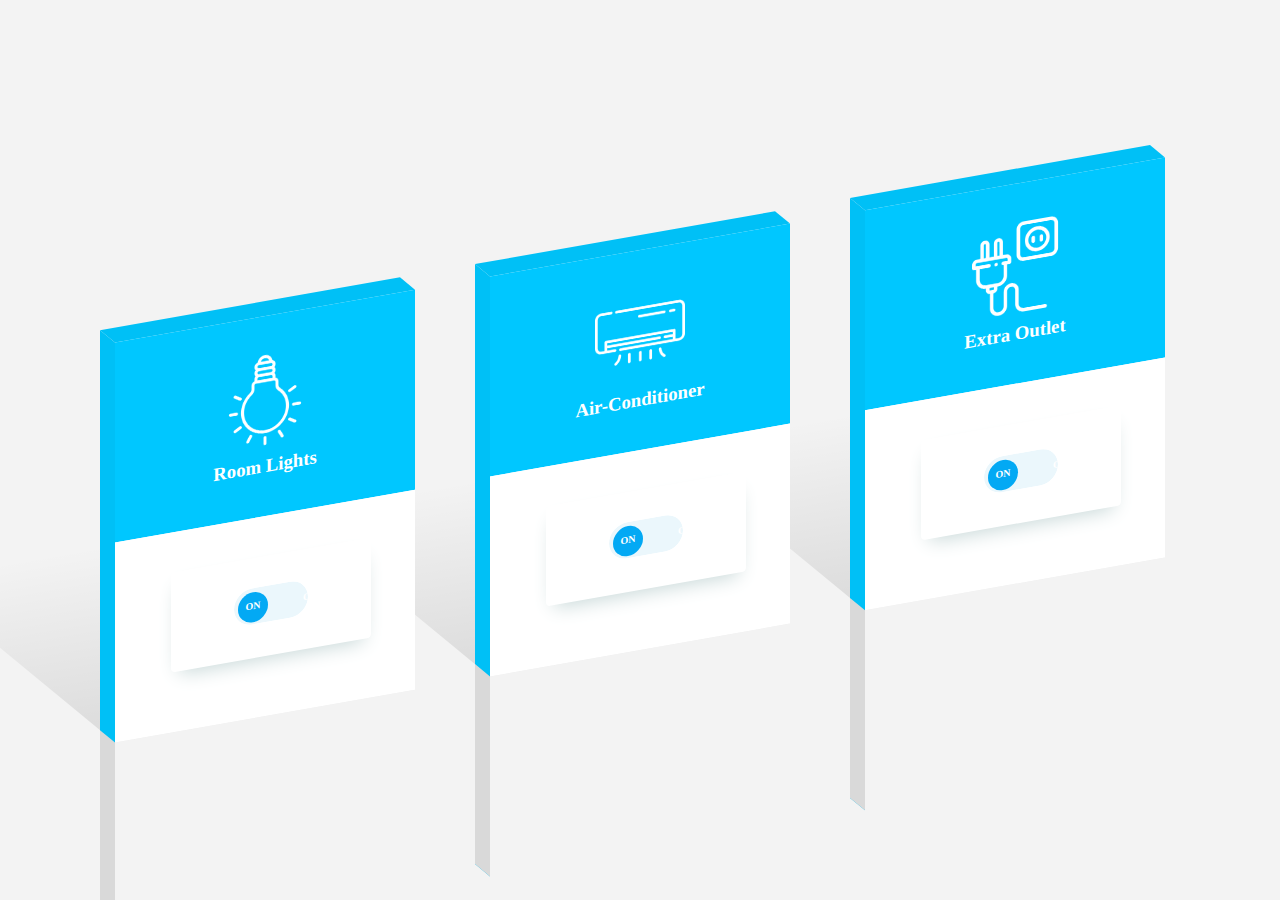
<file: cards.html>
<!DOCTYPE html>
<html lang="en">
  <head>
    <meta charset="UTF-8" />
    <meta name="viewport" content="width=device-width, initial-scale=1.0" />
    <title>Document</title>
    <link rel="stylesheet" href="./cards.css" />
  </head>
  <body>
    <article class="card">
      <div class="card-container">
        <div class="card-content">
          <div class="card-img">
            <img
              class="card-icon"
              height="90px"
              width="90px"
              src="./img/light-bulb.png"
              alt="light-bulb"
            />
            <h3 class="card-title">Room Lights</h3>
          </div>
          <div class="card-text">
            <div id="app-cover">
              <div class="row">
                <div class="toggle-button-cover">
                  <div class="button-cover">
                    <div class="button r" id="button-9">
                      <input type="checkbox" class="checkbox" />
                      <div class="knobs">
                        <span></span>
                      </div>
                      <div class="layer-btn"></div>
                    </div>
                  </div>
                </div>
              </div>
            </div>
          </div>
        </div>
        <div class="card-content">
          <div class="card-img">
            <img
              class="card-icon"
              height="90px"
              width="90px"
              src="./img/air-conditioner.png"
              alt="air-conditioner"
            />
            <h3 class="card-title">Air-Conditioner</h3>
          </div>
          <div class="card-text">
            <div id="app-cover">
              <div class="row">
                <div class="toggle-button-cover">
                  <div class="button-cover">
                    <div class="button r" id="button-9">
                      <input type="checkbox" class="checkbox" />
                      <div class="knobs">
                        <span></span>
                      </div>
                      <div class="layer-btn"></div>
                    </div>
                  </div>
                </div>
              </div>
            </div>
          </div>
        </div>
        <div class="card-content">
          <div class="card-img">
            <img
              class="card-icon"
              height="90px"
              width="90px"
              src="./img/outlet.png"
              alt="outlet"
            />
            <h3 class="card-title">Extra Outlet</h3>
          </div>
          <div class="card-text">
            <div id="app-cover">
              <div class="row">
                <div class="toggle-button-cover">
                  <div class="button-cover">
                    <div class="button r" id="button-9">
                      <input type="checkbox" class="checkbox" />
                      <div class="knobs">
                        <span></span>
                      </div>
                      <div class="layer-btn"></div>
                    </div>
                  </div>
                </div>
              </div>
            </div>
          </div>
        </div>
      </div>
    </article>
  </body>
</html>
</file>
<file: cards.css>
* {
  margin: 0;
  padding: 0;
  box-sizing: border-box;
}

.card {
  display: flex;
  justify-content: center;
  align-items: center;
  min-height: 100vh;
  background: #f3f3f3;
  overflow: hidden;
}

.card-container {
  position: relative;
  width: 1050px;
  display: flex;
  flex-wrap: wrap;
  justify-content: space-between;
  align-items: center;
  min-height: 100vh;
  transform: skewY(-10deg);
}

.card-content {
  position: relative;
  background: #fff;
  width: 300px;
  height: 400px;
  transition: 0.5s;
}
.card-content::before {
  content: '';
  position: absolute;
  top: -15px;
  left: 0;
  width: 100%;
  height: 15px;
  background: #00c0f6;
  transform-origin: bottom;
  transform: skewX(45deg);
  transition: 0.5s;
}
.card-content::after {
  content: '';
  position: absolute;
  top: -15px;
  left: -15px;
  width: 15px;
  height: 100%;
  background: #00c0f6;
  transform-origin: left;
  transform: skewY(45deg);
  transition: 0.5s;
  border-bottom: 200px solid #d9d9d9;
}

.card-content:hover {
  transform: translateY(-40px);
}

.card-img {
  position: relative;
  width: 300px;
  height: 200px;
  background: #00c7ff;
  display: flex;
  justify-content: center;
  align-items: center;
  flex-direction: column;
}

.card-icon {
  max-width: 100px;
}

.card-title {
  position: relative;
  color: #fff;
  margin-top: 10px;
}

.card-container .card-content .card-text {
  position: relative;
  background-color: #fff;
  width: 100%;
  height: 200px;
  padding: 20px;
  color: #777;
  text-align: center;
}

.card-text::before {
  content: '';
  position: absolute;
  left: 0;
  bottom: 0;
  width: 100%;
  height: 400px;
  background: linear-gradient(transparent, transparent, rgba(0, 0, 0, 0.1));
  transform-origin: bottom;
  transform: skewX(45deg);
  transition: 0.5s;
  pointer-events: none;
  z-index: -1;
}

.card-container .card-content:hover .card-text::before {
  transform: translateY(40px) skewX(45deg);
  filter: blur(5px);
  opacity: 0.5;
}

.card-container .card-content:nth-child(1) {
  z-index: 3;
}
.card-container .card-content:nth-child(2) {
  z-index: 2;
}
.card-container .card-content:nth-child(3) {
  z-index: 1;
}
/* <<<<<<<<<<<<<<<<BUTTON CSS>>>>>>>>>>>>> */
#app-cover {
  width: 100%;
  margin-left: 1rem;
}

.toggle-button-cover {
  display: table-cell;
  position: relative;
  top: 0;
  left: 0;
  width: 200px;
  height: 140px;
  box-sizing: border-box;
}

.button-cover {
  height: 100px;
  margin: 20px;
  background-color: #fff;
  box-shadow: 0 10px 20px -8px #c5d6d6;
  border-radius: 4px;
  width: inherit;
}

.button-cover,
.knobs,
.layer-btn {
  position: absolute;
  top: 0;
  right: 0;
  bottom: 0;
  left: 0;
}

.button {
  position: relative;
  top: 50%;
  width: 74px;
  height: 36px;
  margin: -20px auto 0 auto;
  overflow: hidden;
}

.button.r,
.button.r .layer-btn {
  border-radius: 100px;
}

.button.b2 {
  border-radius: 2px;
}

.checkbox {
  position: relative;
  width: 100%;
  height: 100%;
  padding: 0;
  margin: 0;
  opacity: 0;
  cursor: pointer;
  z-index: 3;
}

.knobs {
  z-index: 2;
}

.layer-btn {
  width: 100%;
  background-color: #ebf7fc;
  transition: 0.3s ease all;
  z-index: 1;
}

/* Button 9 */
#button-9 .knobs:before,
#button-9 .knobs:after,
#button-9 .knobs span {
  position: absolute;
  top: 4px;
  width: 30px;
  height: 30px;
  font-size: 10px;
  font-weight: bold;
  text-align: center;
  line-height: 1;
  padding: 9px 4px;
  border-radius: 50%;
  transition: 0.4s cubic-bezier(0.18, 0.89, 0.35, 1.15) all;
}

#button-9 .knobs:before {
  content: 'ON';
  left: 0px;
}

#button-9 .knobs:after {
  content: 'OFF';
  right: -24px;
}

#button-9 .knobs:before,
#button-9 .knobs:after {
  color: #fff;
  z-index: 2;
}

#button-9 .knobs span {
  left: 4px;
  background-color: #03a9f4;
  z-index: 1;
}

#button-9 .checkbox:checked + .knobs:before {
  left: -24px;
}

#button-9 .checkbox:checked + .knobs:after {
  right: -1px;
}

#button-9 .checkbox:checked + .knobs span {
  left: 42px;
  background-color: #f44336;
}

#button-9 .checkbox:checked ~ .layer-btn {
  background-color: #fcebeb;
}
</file>
